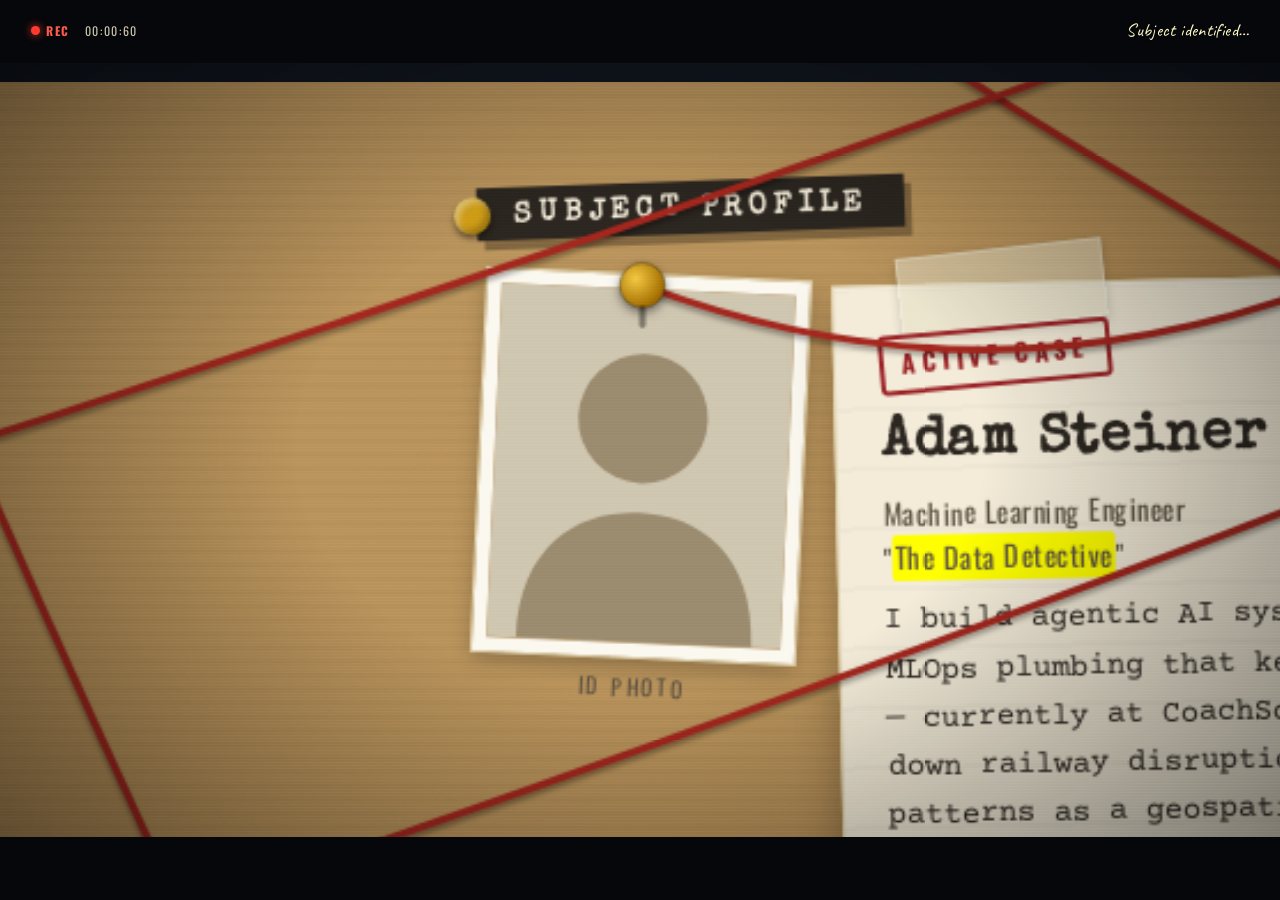
<file: index.html>
<!DOCTYPE html>
<html lang="en">
<head>
<meta charset="UTF-8" />
<meta name="viewport" content="width=device-width, initial-scale=1.0" />
<title>Case File — Adam Steiner — Portfolio</title>
<link rel="preconnect" href="https://fonts.googleapis.com" />
<link rel="preconnect" href="https://fonts.gstatic.com" crossorigin />
<link href="https://fonts.googleapis.com/css2?family=Special+Elite&family=Courier+Prime:ital,wght@0,400;0,700;1,400;1,700&family=Caveat:wght@500;700&family=Oswald:wght@400;500;700&display=swap" rel="stylesheet" />
<link rel="stylesheet" href="style.css" />
</head>
<body>

  <div class="intro" id="intro" aria-hidden="true">
    <p class="intro-line">OPENING CASE FILE…</p>
    <p class="intro-line intro-title">PORTFOLIO OF ADAM STEINER</p>
    <p class="intro-line intro-sub">The Data Detective</p>
  </div>

  <!-- ============ INTRO REEL (cinematic camera sweep through the evidence) ============ -->
  <div class="reel-bar reel-bar--top" aria-hidden="true"></div>
  <div class="reel-bar reel-bar--bottom" aria-hidden="true"></div>
  <div class="reel-vignette" aria-hidden="true"></div>
  <div class="reel-scanlines" aria-hidden="true"></div>
  <div class="reel-hud" id="reelHud" aria-hidden="true">
    <span class="reel-rec"><span class="reel-dot"></span>REC</span>
    <span class="reel-timecode" id="reelTimecode">00:00:00</span>
    <span class="reel-caption" id="reelCaption"></span>
  </div>

  <header class="topbar">
    <div class="case-id">
      <span class="case-id-label">CASE&nbsp;FILE&nbsp;NO.</span>
      <span class="case-id-num">2026‑0614</span>
    </div>
    <nav class="evidence-tabs" id="evidenceTabs" aria-label="Board sections">
      <button data-target="bio">Bio</button>
      <button data-target="experience">Experience</button>
      <button data-target="projects">Projects</button>
      <button data-target="education">Education</button>
      <button data-target="arsenal">Highlights</button>
      <button data-target="recommendations">Witnesses</button>
      <button data-target="contact">Contact</button>
    </nav>
    <button class="board-btn" id="zoomOutBtn" title="View the whole board">
      <span class="board-btn-icon">🔍</span><span class="board-btn-text">Full board</span>
    </button>
    <button class="board-btn" id="replayReelBtn" title="Replay the intro camera sweep">
      <span class="board-btn-icon">▶</span>
    </button>
    <button class="board-btn board-btn--detective" id="detectiveSenseBtn" title="Toggle Detective Sense — highlight named entities" aria-pressed="false">
      <span class="board-btn-icon">🕵️</span><span class="board-btn-text">Detective Sense</span>
    </button>
  </header>

  <div class="ner-legend" id="nerLegend" aria-hidden="true">
    <p class="ner-legend-title">🕵️ Detective Sense</p>
    <div class="ner-legend-row"><span class="ner-swatch ner-swatch--company"></span>Organisation</div>
    <div class="ner-legend-row"><span class="ner-swatch ner-swatch--tech"></span>Technology</div>
    <div class="ner-legend-row"><span class="ner-swatch ner-swatch--date"></span>Date</div>
    <div class="ner-legend-row"><span class="ner-swatch ner-swatch--result"></span>Result / Metric</div>
  </div>

  <main class="viewport" id="viewport">
    <div class="board" id="board">

      <!-- ============ BIO ============ -->
      <section class="cluster cluster--bio" id="bio" data-x="1540" data-y="740" data-w="620" data-h="560">
        <h2 class="cluster-label">Subject Profile</h2>

        <div class="bio-id-row">
          <div class="card card--photo pinned" id="card-bio-photo" data-pin-color="gold">
            <div class="id-photo" aria-hidden="true">
              <svg viewBox="0 0 100 120" class="silhouette">
                <rect width="100" height="120" fill="#cfc6b0"/>
                <circle cx="50" cy="44" r="22" fill="#9a8a6e"/>
                <path d="M10 120 C10 88 30 76 50 76 C70 76 90 88 90 120 Z" fill="#9a8a6e"/>
              </svg>
              <span class="id-photo-tag">ID&nbsp;PHOTO</span>
            </div>
          </div>

          <div class="card card--id pinned" id="card-bio-id" data-pin-color="gold">
            <div class="card-tape card-tape--top"></div>
            <div class="id-info">
              <p class="id-stamp">ACTIVE CASE</p>
              <h3 class="id-name">Adam Steiner</h3>
              <p class="id-role">Machine Learning Engineer<br/>"<mark id="hl-bio-role" class="reel-highlight">The Data Detective</mark>"</p>
              <p class="id-text">I build agentic AI systems, NLP pipelines, and the MLOps plumbing that keeps them alive in production — currently at CoachScribe. Before that, I chased down railway disruptions and street‑level traffic patterns as a geospatial data scientist, and shipped tax‑tech and RAG products as a freelance engineer.</p>
              <p class="id-text id-text--small">Native Hungarian, advanced English. MSc in Machine Learning for Data Science, Pázmány Péter Catholic University.</p>
            </div>
          </div>
        </div>

        <div class="card card--note pinned" id="card-bio-note" data-pin-color="red">
          <p class="hand">"Every great product starts as an unsolved case."</p>
        </div>
      </section>

      <!-- ============ EDUCATION ============ -->
      <section class="cluster cluster--education" id="education" data-x="810" data-y="140" data-w="640" data-h="640">
        <h2 class="cluster-label">Studies</h2>

        <div class="card card--clipping pinned" id="card-edu-clipping" data-pin-color="navy">
          <div class="card-tape card-tape--top card-tape--right"></div>
          <h3 class="clipping-headline">Machine Learning Research, Honoured Twice</h3>
          <p class="clipping-byline">Pázmány Péter Catholic University — Class of 2023</p>
          <p class="clipping-body">Two Certificates of Excellence for Most Prominent Research Project, plus a research prize from Morgan Stanley's Open Banking competition (June 2022) — proof the thesis‑defence stakeouts paid off.</p>
        </div>

        <div class="card card--diploma pinned" id="card-edu-diploma" data-pin-color="gold">
          <p class="diploma-title">Pázmány Péter Catholic University</p>
          <p class="diploma-degree">MSc — Machine Learning for Data Science <span id="hl-edu-honours" class="diploma-honours reel-highlight">(English degree)</span></p>
          <div class="diploma-grades">
            <span class="grade-pill">2× Certificate of Excellence</span>
            <span class="grade-pill">Morgan Stanley Open Banking Prize</span>
          </div>
          <p class="diploma-note">Feb 2021 – Feb 2023</p>
        </div>

        <div class="card card--cert pinned" id="card-edu-cert" data-pin-color="green">
          <p class="cert-title">BSc — Software Engineering &amp; NLP</p>
          <p class="cert-sub">Pázmány Péter Catholic University · Sept 2017 – Jan 2021 (Hungarian/English bilingual)</p>
        </div>
      </section>

      <!-- ============ HIGHLIGHTS ============ -->
      <section class="cluster cluster--arsenal" id="arsenal" data-x="60" data-y="140" data-w="660" data-h="600">
        <h2 class="cluster-label">Highlights</h2>

        <div class="card card--highlights pinned" id="card-bio-highlights" data-pin-color="green">
          <p class="highlights-label">Case Highlights</p>
          <ul class="highlights-list">
            <li>Detected railway service disruptions at <strong id="hl-bio-stat" class="reel-highlight">98.5%</strong> accuracy via human‑in‑the‑loop NLP — +£20k ARR (ITO World).</li>
            <li>Built a real‑time bus‑prioritisation system contributing <strong>£300k</strong> ARR for transport partners.</li>
            <li>Architected an agentic AI framework for autonomous reasoning &amp; workflow orchestration (CoachScribe).</li>
            <li>Led Taxually's EcoTax platform from prototype to a <strong>€135K ARR</strong> product.</li>
            <li>Cut response time by <strong>75%</strong> and resolution time by <strong>80%</strong> building a company's first ops knowledge base.</li>
          </ul>
          <div class="tag-row">
            <span class="evidence-tag">Python</span>
            <span class="evidence-tag">LLMs / RAG</span>
            <span class="evidence-tag">PyTorch</span>
            <span class="evidence-tag">AWS</span>
            <span class="evidence-tag">Docker</span>
            <span class="evidence-tag">SQL</span>
          </div>
        </div>

      </section>

      <!-- ============ CONTACT ============ -->
      <section class="cluster cluster--contact" id="contact" data-x="1540" data-y="140" data-w="420" data-h="600">
        <h2 class="cluster-label">Contact &amp; CV</h2>

        <div class="card card--contact pinned" id="card-contact-main" data-pin-color="red">
          <div class="card-tape card-tape--top"></div>
          <p class="contact-name">Adam Steiner</p>
          <p class="contact-role">Machine Learning Engineer</p>
          <p class="contact-line"><mark id="hl-contact-email" class="reel-highlight">steeadam@gmail.com</mark></p>
          <p class="contact-line">+36 30 851 8267</p>
          <p class="contact-line">Hungary</p>
          <a class="cv-button" href="cv.pdf" download>Download CV — PDF</a>
        </div>

        <div class="rolodex pinned" id="card-contact-rolodex" data-pin-color="gold">
          <a class="rolodex-tab rolodex-tab--1" href="https://github.com/" target="_blank" rel="noopener">GitHub</a>
          <a class="rolodex-tab rolodex-tab--2" href="https://www.linkedin.com/" target="_blank" rel="noopener">LinkedIn</a>
          <a class="rolodex-tab rolodex-tab--3" href="mailto:steeadam@gmail.com">Email</a>
        </div>
      </section>

      <!-- ============ EXPERIENCE ============ -->
      <section class="cluster cluster--experience" id="experience" data-x="60" data-y="780" data-w="980" data-h="1500">
        <h2 class="cluster-label">Field Reports</h2>

        <div class="card card--report card--report-1 pinned exp-card" id="card-exp-1" data-pin-color="red"
             data-case="003" data-status="ONGOING" data-title="Machine Learning Engineer"
             data-company="CoachScribe" data-period="September 2025 — Present"
             data-summary="Architected and led development of a scalable agentic AI framework, enabling autonomous reasoning, task execution, and workflow orchestration across the platform."
             data-detail-1="Enhanced the MLOps pipeline with version control, structured logging, distributed tracing, and reliable backup mechanisms — improving robustness and reproducibility."
             data-detail-2="Diagnosed and resolved critical ad‑hoc issues in production ML models, ensuring system stability and minimising downtime."
             data-detail-3="Developed NLP pipelines using embedding‑based representations and LLMs to analyse, classify, and extract insight from unstructured text."
             data-detail-4="Stack: Python, LLMs (OpenAI, LLaMA, Gemini, Claude), MLFlow, Docker, AWS.">
          <p class="report-kicker">Case&nbsp;#003 — Ongoing</p>
          <h3 class="report-title">Machine Learning Engineer</h3>
          <p class="report-meta">CoachScribe · September 2025 — Present</p>
          <ul class="report-list">
            <li>Architected a scalable <em id="hl-exp-case" class="reel-highlight">agentic AI framework</em> for autonomous reasoning &amp; workflow orchestration.</li>
            <li>Hardened the MLOps pipeline: versioning, structured logging, distributed tracing, backups.</li>
            <li>Built LLM‑powered NLP pipelines for unstructured‑text analysis.</li>
          </ul>
          <p class="report-stamp report-stamp--open">ONGOING</p>
          <p class="exp-hint">Click to open file ↗</p>
        </div>

        <div class="card card--report card--report-2 pinned exp-card" id="card-exp-2" data-pin-color="navy"
             data-case="002" data-status="CLOSED" data-title="Geospatial Data Scientist"
             data-company="ITO World" data-period="November 2024 — August 2025"
             data-summary="Built AI systems detecting railway service disruptions and prioritising buses in real time, contributing over £320,000 in additional ARR."
             data-detail-1="Developed an AI system detecting railway service disruptions from unstructured text at 98.5% accuracy via a human‑in‑the‑loop workflow — securing an additional £20,000 ARR from major clients."
             data-detail-2="Built a real‑time bus‑prioritisation system adjusting traffic lights dynamically based on lateness, working with external transport partners — contributing £300,000 ARR and enhancing urban bus reliability."
             data-detail-3="Prototyped and tested a system converting video feeds into 3D point clouds for service‑disruption detection, advancing the company's computer‑vision capability."
             data-detail-4="Stack: Python, Computer Vision, NLP, time‑series data processing, real‑time pipelines.">
          <div class="card-tape card-tape--top card-tape--right"></div>
          <p class="report-kicker">Case&nbsp;#002 — Closed</p>
          <h3 class="report-title">Geospatial Data Scientist</h3>
          <p class="report-meta">ITO World · November 2024 — August 2025</p>
          <ul class="report-list">
            <li>Railway disruption detector — 98.5% accuracy, +£20k ARR.</li>
            <li>Real‑time bus‑prioritisation system — +£300k ARR.</li>
            <li>Prototyped a video‑to‑3D‑point‑cloud pipeline for disruption detection.</li>
          </ul>
          <p class="report-stamp report-stamp--closed">CLOSED</p>
          <p class="exp-hint">Click to open file ↗</p>
        </div>

        <div class="card card--report card--report-3 pinned exp-card" id="card-exp-3" data-pin-color="green"
             data-case="001" data-status="CLOSED" data-title="Engineer II"
             data-company="Taxually" data-period="October 2023 — November 2024"
             data-summary="Led end‑to‑end development of Taxually's EcoTax platform (€135K ARR) from prototype to scalable product."
             data-detail-1="Owned onboarding, data processing, compliance, and billing for the EcoTax platform, delivering rapid MVPs for new regulations."
             data-detail-2="Designed and implemented AI/ML initiatives, including a generative AI system for tax‑legislation tracking and notifications."
             data-detail-3="Prototyped ML solutions and delivered AI training to non‑technical audiences."
             data-detail-4="Stack: Python, Generative AI, SQL, AWS.">
          <p class="report-kicker">Case&nbsp;#001 — Closed</p>
          <h3 class="report-title">Engineer II</h3>
          <p class="report-meta">Taxually · October 2023 — November 2024</p>
          <ul class="report-list">
            <li>Led the EcoTax platform end‑to‑end (€135K ARR).</li>
            <li>Built a generative AI system for tax‑legislation tracking.</li>
            <li>Delivered AI training sessions to non‑technical teams.</li>
          </ul>
          <p class="report-stamp report-stamp--closed">CLOSED</p>
          <p class="exp-hint">Click to open file ↗</p>
        </div>

        <div class="card card--archive pinned" id="card-exp-archive-1" data-pin-color="gold">
          <p class="report-kicker">Case Archive — Closed File</p>
          <ul class="archive-list">
            <li><strong>Technical Founder</strong> (Freelance) — GOF <span class="archive-period">· Sep 2023 – Aug 2025</span><br/>Designed a scalable AWS platform for pre‑match predictive analytics, with feature‑engineering pipelines and model validation (precision, recall, F1, AUC).</li>
          </ul>
        </div>

        <div class="card card--archive pinned" id="card-exp-archive-2" data-pin-color="navy">
          <p class="report-kicker">Case Archive — Closed File</p>
          <ul class="archive-list">
            <li><strong>AI Engineer</strong> (Freelance) — AccntMapper <span class="archive-period">· Jan 2025 – Jul 2025</span><br/>Prototyped a RAG‑powered B2B sales tool for intelligent document processing and semantic search over sales/financial documents.</li>
          </ul>
        </div>

        <div class="card card--archive pinned" id="card-exp-archive-3" data-pin-color="green">
          <p class="report-kicker">Case Archive — Closed File</p>
          <ul class="archive-list">
            <li><strong>Digital Operations Engineer</strong> — Taxually <span class="archive-period">· Jul 2022 – Oct 2023</span><br/>First hire on a new team; built a company‑wide knowledge base and tooling, cutting response time 75% and resolution time 80%.</li>
          </ul>
        </div>

        <div class="card card--archive pinned" id="card-exp-archive-4" data-pin-color="red">
          <p class="report-kicker">Case Archive — Closed File</p>
          <ul class="archive-list">
            <li><strong>Data Scientist Trainee</strong> — NNG <span class="archive-period">· Jun 2021 – Jul 2022</span><br/>Built ETL queries and researched regression models for device‑lifetime prediction; shipped reporting across 8 key business metrics.</li>
          </ul>
        </div>

        <div class="card card--archive pinned" id="card-exp-archive-5" data-pin-color="gold">
          <p class="report-kicker">Case Archive — Closed File</p>
          <ul class="archive-list">
            <li><strong>Software Developer Intern</strong> — EnCo Soft <span class="archive-period">· Jun 2020 – Oct 2020</span></li>
          </ul>
        </div>
      </section>

      <!-- ============ PROJECTS ============ -->
      <section class="cluster cluster--projects" id="projects" data-x="1130" data-y="1260" data-w="1020" data-h="850">
        <h2 class="cluster-label">Open Cases</h2>

        <div class="card card--folder card--folder-1 pinned" id="card-proj-1" data-pin-color="red">
          <p class="folder-tab">Project Code: AI_TRAINING</p>
          <p class="folder-desc">Hands‑on AI/ML training sessions for non‑technical teams — demystifying LLMs, RAG, and generative AI through practical, in‑house workshops.</p>
          <div class="tag-row">
            <span class="evidence-tag">LLMs</span>
            <span class="evidence-tag">RAG</span>
            <span class="evidence-tag">Workshops</span>
          </div>
          <div class="folder-actions">
            <a class="folder-btn" href="#" target="_blank" rel="noopener">View Case →</a>
            <a class="folder-btn folder-btn--ghost" href="#" target="_blank" rel="noopener">Source File</a>
          </div>
        </div>

        <div class="card card--folder card--folder-2 pinned" id="card-proj-2" data-pin-color="gold">
          <p class="folder-tab">Project Code: <mark id="hl-proj-name" class="reel-highlight">SCIVER</mark></p>
          <p class="folder-desc">A scientific claim verifier that cross‑references claims against source literature using retrieval and LLM‑based reasoning to flag unsupported or contradicted statements.</p>
          <div class="tag-row">
            <span class="evidence-tag">NLP</span>
            <span class="evidence-tag">RAG</span>
            <span class="evidence-tag">LLMs</span>
          </div>
          <div class="folder-actions">
            <a class="folder-btn" href="#" target="_blank" rel="noopener">View Case →</a>
            <a class="folder-btn folder-btn--ghost" href="#" target="_blank" rel="noopener">Source File</a>
          </div>
        </div>

        <div class="card card--folder card--folder-3 pinned" id="card-proj-3" data-pin-color="navy">
          <p class="folder-tab">Project Code: SENSOR_FUSION</p>
          <p class="folder-desc">Fused multi‑sensor LiDAR data into unified 3D point clouds for spatial awareness and object‑detection experiments.</p>
          <div class="tag-row">
            <span class="evidence-tag">LiDAR</span>
            <span class="evidence-tag">Point Clouds</span>
            <span class="evidence-tag">Python</span>
          </div>
          <div class="folder-actions">
            <a class="folder-btn" href="#" target="_blank" rel="noopener">View Case →</a>
            <a class="folder-btn folder-btn--ghost" href="#" target="_blank" rel="noopener">Source File</a>
          </div>
        </div>

        <div class="card card--folder card--folder-4 pinned" id="card-proj-4" data-pin-color="green">
          <p class="folder-tab">Project Code: EMOTION_ID</p>
          <p class="folder-desc">A computer‑vision model that classifies human emotional states from facial expressions in real time.</p>
          <div class="tag-row">
            <span class="evidence-tag">Computer Vision</span>
            <span class="evidence-tag">PyTorch</span>
            <span class="evidence-tag">OpenCV</span>
          </div>
          <div class="folder-actions">
            <a class="folder-btn" href="#" target="_blank" rel="noopener">View Case →</a>
            <a class="folder-btn folder-btn--ghost" href="#" target="_blank" rel="noopener">Source File</a>
          </div>
        </div>
      </section>

      <!-- ============ RECOMMENDATIONS ============ -->
      <section class="cluster cluster--recommendations" id="recommendations" data-x="2240" data-y="140" data-w="620" data-h="900">
        <h2 class="cluster-label">Witness Statements</h2>

        <div class="card card--testimony pinned" id="card-rec-1" data-pin-color="red">
          <p class="testimony-quote">"Saul has an almost alarming ability to look at a tangled codebase and immediately identify the three things that are on fire. He rebuilt our dashboard in six weeks. Six. <mark id="hl-rec-quote" class="reel-highlight">The team wanted to give him a badge.</mark>"</p>
          <div class="testimony-witness">
            <div class="witness-avatar witness-avatar--a">MK</div>
            <div>
              <p class="witness-name">Marcus K.</p>
              <p class="witness-role">Engineering Manager · Cyber Intelligence Division</p>
            </div>
          </div>
          <p class="testimony-stamp">VERIFIED</p>
        </div>

        <div class="card card--testimony pinned" id="card-rec-2" data-pin-color="navy">
          <p class="testimony-quote">"Working with Saul on CIPHER_KIT was genuinely delightful. He turns abstract requirements into real, ship-able code fast — and the component library he built is still in production two years later. Highly reliable."</p>
          <div class="testimony-witness">
            <div class="witness-avatar witness-avatar--b">AL</div>
            <div>
              <p class="witness-name">Aria L.</p>
              <p class="witness-role">Lead Designer · Pixel &amp; Co. Studio</p>
            </div>
          </div>
          <p class="testimony-stamp">VERIFIED</p>
        </div>

        <div class="card card--testimony pinned" id="card-rec-3" data-pin-color="gold">
          <p class="testimony-quote">"Saul was the first developer I ever saw fix a production bug, write a post-mortem, and crack a joke about it — in the same Slack thread. One of those rare engineers who is both technically excellent and genuinely good to have around."</p>
          <div class="testimony-witness">
            <div class="witness-avatar witness-avatar--c">JR</div>
            <div>
              <p class="witness-name">James R.</p>
              <p class="witness-role">CTO · Startup Sleuths Inc.</p>
            </div>
          </div>
          <p class="testimony-stamp">VERIFIED</p>
        </div>

        <div class="card card--note card--note-rec pinned" id="card-rec-note" data-pin-color="green">
          <p class="hand">"Always ships. Always explains why."</p>
        </div>
      </section>

      <!-- SVG threads rendered ON TOP of all cards -->
      <svg class="threads" id="threads" aria-hidden="true"></svg>

    </div><!-- /board -->
  </main>

  <!-- ============ FOLDER MODAL ============ -->
  <div class="folder-modal" id="folderModal" aria-hidden="true" role="dialog" aria-modal="true" aria-label="Case file detail">
    <div class="folder-modal__backdrop" id="folderBackdrop"></div>
    <div class="folder-modal__scene">
      <div class="folder-modal__back"></div>
      <div class="folder-modal__flap" id="folderFlap">
        <div class="folder-modal__flap-inner"></div>
      </div>
      <div class="folder-modal__body" id="folderBody">
        <button class="folder-modal__close" id="folderClose" aria-label="Close file">✕ CLOSE FILE</button>
        <div class="folder-modal__header">
          <span class="folder-modal__case" id="fmCase"></span>
          <span class="folder-modal__status" id="fmStatus"></span>
        </div>
        <h2 class="folder-modal__title" id="fmTitle"></h2>
        <p class="folder-modal__meta" id="fmMeta"></p>
        <hr class="folder-modal__rule"/>
        <p class="folder-modal__summary" id="fmSummary"></p>
        <ul class="folder-modal__details" id="fmDetails"></ul>
      </div>
    </div>
  </div>

  <p class="zoom-hint" id="zoomHint">Click a section to zoom in · <kbd>Esc</kbd> or "Full board" to zoom out</p>

  <script src="script.js"></script>
</body>
</html>
</file>
<file: style.css>
/* ============================================================
   CASE FILE — EVIDENCE BOARD PORTFOLIO
   ============================================================ */

:root{
  --bg-wall:      #11161f;
  --cork:         #c9a36a;
  --cork-dark:    #a9824c;
  --wood:         #6e4527;
  --wood-dark:    #4a2c17;
  --paper:        #f4ecd9;
  --paper-edge:   #e1d3ad;
  --paper-shadow: rgba(40,28,12,.35);
  --ink:          #2b2620;
  --ink-soft:     #5a5142;
  --red-string:   #a3271f;
  --pin-red:      #c0392b;
  --pin-gold:     #d4a017;
  --pin-navy:     #2e4374;
  --pin-green:    #4f7942;
  --stamp-red:    #9b2226;
  --stamp-navy:   #24416b;
  --folder-tan:   #ddbd7c;
  --folder-dark:  #c2a05a;
  --folder-brown: #8B5E3C;
  --tape:         rgba(230,224,199,.55);
  --font-display: 'Special Elite','Courier New',monospace;
  --font-body:    'Courier Prime','Courier New',monospace;
  --font-hand:    'Caveat',cursive;
  --font-label:   'Oswald',sans-serif;
  --board-w: 2960px;
  --board-h: 2340px;
  --header-h: 64px;
}

*{ box-sizing:border-box; }
html,body{ margin:0; padding:0; height:100%; background:var(--bg-wall); color:var(--ink); font-family:var(--font-body); overflow:hidden; }
::selection{ background:var(--pin-red); color:#fff; }

/* ======== INTRO ======== */
.intro{
  position:fixed; inset:0; z-index:100;
  background:var(--bg-wall);
  display:flex; flex-direction:column; align-items:center; justify-content:center; gap:.4rem;
  color:#d8cdb4; font-family:var(--font-display); text-align:center;
  transition:opacity .5s ease,visibility .5s ease;
}
.intro.hide{ opacity:0; visibility:hidden; pointer-events:none; }
.intro-line{ margin:0; letter-spacing:.25em; text-transform:uppercase; font-size:.85rem; opacity:0; animation:introFade .6s ease forwards; }
.intro-title{ font-size:clamp(1.4rem,4vw,2.4rem); letter-spacing:.12em; color:#fff; animation-delay:.4s; }
.intro-sub{ font-family:var(--font-hand); font-size:1.2rem; letter-spacing:.05em; text-transform:none; color:var(--pin-red); animation-delay:.8s; }
@keyframes introFade{ to{ opacity:1; } }

/* ======== INTRO REEL (camera sweep through evidence) ======== */
.reel-bar{
  position:fixed; left:0; right:0; height:0;
  background:#05070a; z-index:90; pointer-events:none;
  transition:height .5s cubic-bezier(.4,0,.2,1);
}
.reel-bar--top{ top:0; }
.reel-bar--bottom{ bottom:0; }
body.reel-active .reel-bar{ height:7vh; }

.reel-vignette{
  position:fixed; inset:0; z-index:85; pointer-events:none;
  opacity:0; transition:opacity .45s ease;
  background:radial-gradient(ellipse at center, transparent 38%, rgba(0,0,0,.55) 100%);
}
body.reel-active .reel-vignette{ opacity:1; }

.reel-scanlines{
  position:fixed; inset:0; z-index:86; pointer-events:none;
  opacity:0; transition:opacity .45s ease;
  background:repeating-linear-gradient(180deg,rgba(255,255,255,.035) 0,rgba(255,255,255,.035) 1px,transparent 1px,transparent 3px);
  mix-blend-mode:overlay;
}
body.reel-active .reel-scanlines{ opacity:1; }

.reel-hud{
  position:fixed; top:2vh; left:2.4vw; right:2.4vw; z-index:95;
  display:flex; align-items:center; gap:.9rem;
  font-family:var(--font-label); letter-spacing:.14em; text-transform:uppercase; font-size:.75rem;
  color:#e9dfc4; text-shadow:0 1px 2px rgba(0,0,0,.6);
  opacity:0; transform:translateY(-6px); pointer-events:none;
  transition:opacity .4s ease .1s, transform .4s ease .1s;
}
body.reel-active .reel-hud{ opacity:1; transform:none; }
.reel-rec{ display:flex; align-items:center; gap:.4rem; color:#ff5b4d; font-weight:700; }
.reel-dot{ width:9px; height:9px; border-radius:50%; background:#ff3b30; box-shadow:0 0 8px rgba(255,59,48,.9); animation:reelBlink 1s steps(1) infinite; }
@keyframes reelBlink{ 50%{ opacity:.15; } }
.reel-timecode{ font-variant-numeric:tabular-nums; opacity:.85; }
.reel-caption{ margin-left:auto; font-family:var(--font-hand); text-transform:none; letter-spacing:.02em; font-size:1.15rem; color:#fff7c4; }

body.reel-active .topbar,
body.reel-active .zoom-hint{ opacity:0; pointer-events:none; transition:opacity .3s ease; }
body.reel-active .viewport{ pointer-events:none; }
body.reel-active .board{
  transition:transform 1.9s cubic-bezier(.65,0,.35,1);
  animation:reelFlicker 2.4s steps(1) infinite;
}
@keyframes reelFlicker{
  0%,97%,100%{ filter:brightness(1); }
  98%{ filter:brightness(1.06) contrast(1.03); }
  99%{ filter:brightness(.96); }
}

@media (max-width:880px){
  .reel-bar,.reel-vignette,.reel-scanlines,.reel-hud{ display:none; }
}

/* Yellow highlighter marks the reel calls out as it visits each card.
   Uses a background sweep (not a transformed pseudo-element) so wrapped
   multi-line targets (e.g. the testimonial quote) highlight correctly —
   box-decoration-break clones the background across each wrapped line. */
.reel-highlight{
  color:inherit;
  border-radius:2px;
  padding:.03em .1em;
  background-repeat:no-repeat;
  background-position:0 65%;
  background-size:0% 82%;
  background-image:linear-gradient(100deg,#fff59d 0%,#ffe066 45%,#ffd23f 100%);
  -webkit-box-decoration-break:clone;
  box-decoration-break:clone;
}
.reel-highlight.reel-highlight--active{
  animation:reelHighlightSweep .65s cubic-bezier(.35,0,.25,1) forwards;
}
@keyframes reelHighlightSweep{
  from{ background-size:0% 82%; }
  to{ background-size:100% 82%; }
}

/* ======== TOP BAR ======== */
.topbar{
  position:fixed; top:0; left:0; right:0; z-index:40;
  display:flex; align-items:center; gap:1rem; padding:.6rem 1rem;
  background:linear-gradient(180deg,rgba(17,22,31,.96),rgba(17,22,31,.85));
  border-bottom:2px solid var(--wood-dark);
  box-shadow:0 4px 16px rgba(0,0,0,.4);
  font-family:var(--font-label);
}
.case-id{ color:#d8cdb4; font-size:.8rem; letter-spacing:.12em; white-space:nowrap; flex-shrink:0; }
.case-id-label{ opacity:.6; }
.case-id-num{ color:var(--pin-red); font-weight:700; }
.evidence-tabs{ display:flex; flex-wrap:wrap; gap:.4rem; flex:1; justify-content:center; }
.evidence-tabs button{
  font-family:var(--font-label); font-size:.72rem; letter-spacing:.14em; text-transform:uppercase;
  background:var(--paper); color:var(--ink); border:1px solid var(--paper-edge); border-radius:2px;
  padding:.42rem .8rem; cursor:pointer; box-shadow:0 2px 0 rgba(0,0,0,.25);
  transition:transform .15s ease,background .15s ease;
}
.evidence-tabs button:hover{ background:#fffaf0; transform:translateY(-2px); }
.evidence-tabs button.active{ background:var(--pin-red); color:#fff; border-color:var(--pin-red); }
.board-btn{
  font-family:var(--font-label); font-size:.72rem; letter-spacing:.12em; text-transform:uppercase;
  display:flex; align-items:center; gap:.4rem;
  background:var(--wood); color:#f4ecd9; border:1px solid var(--wood-dark); border-radius:3px;
  padding:.45rem .9rem; cursor:pointer; flex-shrink:0;
  box-shadow:0 2px 0 rgba(0,0,0,.35);
  transition:background .15s ease,transform .15s ease;
}
.board-btn:hover{ background:#86552f; transform:translateY(-2px); }

.board-btn--detective.active{
  background:var(--pin-red); border-color:#7a1f1a; color:#fff;
  box-shadow:0 0 14px rgba(163,39,31,.7),0 2px 0 rgba(0,0,0,.35);
}

/* ======== DETECTIVE SENSE — NER highlight overlay ======== */
.ner-ent{
  position:relative;
  border-radius:3px;
  padding:0 2px;
  background-color:transparent;
  box-shadow:none;
  transition:background-color .3s ease, box-shadow .3s ease;
}
.ner-ent-tag{ display:none; }

body.detective-mode .board{ filter:saturate(.72) contrast(1.04); transition:filter .3s ease; }
body.detective-mode .ner-ent{
  box-shadow:0 0 0 1px rgba(0,0,0,.18) inset;
}
body.detective-mode .ner-ent--company{ background-color:#7aecec; }
body.detective-mode .ner-ent--tech{    background-color:#bfeeb7; }
body.detective-mode .ner-ent--date{    background-color:#bfe1d9; }
body.detective-mode .ner-ent--result{  background-color:#feca74; }

body.detective-mode .ner-ent-tag{
  display:inline-block;
  vertical-align:top;
  margin-left:.3em;
  transform:translateY(-2px);
  font-family:var(--font-label);
  font-size:.55em; font-weight:700; letter-spacing:.06em; text-transform:uppercase;
  background:rgba(20,16,10,.82); color:#fff;
  padding:.05em .35em;
  border-radius:3px;
  white-space:nowrap;
}

.ner-legend{
  position:fixed; right:1.1rem; bottom:2.6rem; z-index:60;
  background:rgba(17,22,31,.92); color:#e9dfc4;
  border:1px solid var(--wood-dark); border-radius:6px;
  padding:.7rem .9rem; font-family:var(--font-label); font-size:.68rem; letter-spacing:.04em;
  box-shadow:0 8px 24px rgba(0,0,0,.45);
  opacity:0; transform:translateY(8px); pointer-events:none;
  transition:opacity .3s ease, transform .3s ease;
}
body.detective-mode .ner-legend{ opacity:1; transform:none; }
.ner-legend-title{ margin:0 0 .5rem; font-family:var(--font-display); font-size:.78rem; letter-spacing:.08em; color:#fff; }
.ner-legend-row{ display:flex; align-items:center; gap:.5rem; margin:.28rem 0; text-transform:uppercase; }
.ner-swatch{ width:11px; height:11px; border-radius:2px; display:inline-block; flex-shrink:0; box-shadow:0 0 0 1px rgba(0,0,0,.3) inset; }
.ner-swatch--company{ background:#7aecec; }
.ner-swatch--tech{    background:#bfeeb7; }
.ner-swatch--date{    background:#bfe1d9; }
.ner-swatch--result{  background:#feca74; }

@media (max-width:880px){
  .ner-legend{ right:.7rem; bottom:.7rem; font-size:.6rem; padding:.55rem .7rem; }
}

/* ======== VIEWPORT + BOARD ======== */
.viewport{ position:fixed; top:var(--header-h); left:0; right:0; bottom:0; overflow:hidden; cursor:default; }
.board{
  position:absolute; top:0; left:0;
  width:var(--board-w); height:var(--board-h);
  transform-origin:0 0;
  transition:transform .85s cubic-bezier(.65,0,.35,1);
  will-change:transform;
  background-color:var(--cork);
  background-image:
    radial-gradient(circle at 18% 28%,rgba(0,0,0,.07) 0,transparent 3%),
    radial-gradient(circle at 64% 12%,rgba(0,0,0,.06) 0,transparent 2.6%),
    radial-gradient(circle at 82% 68%,rgba(0,0,0,.07) 0,transparent 3%),
    radial-gradient(circle at 35% 78%,rgba(0,0,0,.06) 0,transparent 2.4%),
    repeating-linear-gradient(0deg,rgba(0,0,0,.025) 0 2px,transparent 2px 6px),
    linear-gradient(135deg,var(--cork) 0%,var(--cork-dark) 100%);
  border:22px solid var(--wood);
  outline:10px solid var(--wood-dark);
  box-shadow:inset 0 0 120px rgba(0,0,0,.35);
}
.threads{
  position:absolute;
  top:0; left:0;
  width:100%; height:100%;
  pointer-events:none;
  overflow:visible;
  z-index:50;
}
.threads path{ fill:none; stroke:var(--red-string); stroke-width:3.2; stroke-linecap:round; filter:drop-shadow(0 2px 1px rgba(0,0,0,.35)); }
.thread-pin{ stroke:rgba(0,0,0,.35); stroke-width:1; }

/* ======== CLUSTERS ======== */
.cluster{
  position:absolute;
  display:flex; flex-direction:column; gap:18px; padding:8px;
  overflow:visible;
  border-radius:6px;
  cursor:pointer;
  transition:outline .25s ease;
  z-index: 1;
}
.cluster::before{
  content:'';
  position:absolute;
  inset:0;
  border-radius:6px;
  pointer-events:none;
  background:radial-gradient(ellipse at center, rgba(255,255,255,0.18) 0%, rgba(255,255,255,0.08) 40%, transparent 75%);
  opacity:0;
  transition:opacity .35s ease;
  z-index:0;
}
.cluster:not(.is-active):hover::before{
  opacity:1;
}
.cluster.is-active{
  cursor:default;
}

.cluster-label{
  align-self:flex-start; margin:-6px 0 0 4px; padding:.35rem 1rem .3rem;
  background:var(--ink); color:var(--paper);
  font-family:var(--font-display); font-size:.8rem; letter-spacing:.22em; text-transform:uppercase;
  transform:rotate(-2deg); box-shadow:3px 4px 0 rgba(0,0,0,.3); position:relative; z-index:5;
  pointer-events:none;
}
.cluster-label::before{
  content:''; position:absolute; left:-10px; top:50%;
  width:16px; height:16px; margin-top:-8px;
  background:var(--pin-gold); border-radius:50%;
  box-shadow:0 2px 3px rgba(0,0,0,.45),inset -2px -2px 3px rgba(0,0,0,.25),inset 2px 2px 3px rgba(255,255,255,.4);
}

/* ======== CARDS ======== */
.card{
  position:relative;
  background:var(--paper);
  background-image:repeating-linear-gradient(180deg,rgba(0,0,0,.018) 0 2px,transparent 2px 26px);
  color:var(--ink); padding:1.1rem 1.2rem;
  box-shadow:0 10px 18px var(--paper-shadow),0 1px 0 rgba(255,255,255,.4) inset;
  border:1px solid var(--paper-edge); font-size:.92rem; line-height:1.55;
}
.card p{ margin:0 0 .6em; }
.card p:last-child{ margin-bottom:0; }

.card-tape{
  position:absolute; width:90px; height:34px;
  background:var(--tape); border:1px solid rgba(255,255,255,.25);
  top:-16px; left:28px; transform:rotate(-5deg);
  box-shadow:0 2px 4px rgba(0,0,0,.18);
}
.card-tape--right{ left:auto; right:28px; transform:rotate(6deg); }

/* ======== PINS (injected via JS, but also styled here) ======== */
.card-pin{
  position:absolute;
  top:-14px; left:50%;
  transform:translateX(-50%);
  width:22px; height:22px;
  border-radius:50%;
  z-index:10;
  pointer-events:none;
  opacity:0;
}
.card-pin::after{
  content:'';
  position:absolute;
  bottom:-8px; left:50%;
  transform:translateX(-50%);
  width:3px; height:10px;
  background:rgba(0,0,0,.35);
  border-radius:0 0 2px 2px;
}
.card-pin--red   { background:radial-gradient(circle at 35% 35%,#e74c3c,#8b1a1a); }
.card-pin--gold  { background:radial-gradient(circle at 35% 35%,#f5c842,#a06b00); }
.card-pin--navy  { background:radial-gradient(circle at 35% 35%,#4a6fa5,#1a2e50); }
.card-pin--green { background:radial-gradient(circle at 35% 35%,#6abf69,#2d6b2c); }

/* hand-written note */
.hand{ font-family:var(--font-hand); font-size:1.4rem; color:var(--ink-soft); text-align:center; }

/* evidence chips */
.evidence-tag{
  display:inline-block; font-family:var(--font-label); font-size:.68rem; letter-spacing:.08em;
  text-transform:uppercase; background:var(--ink); color:var(--paper);
  padding:.22rem .55rem; border-radius:2px; margin:0 .35rem .35rem 0;
}

/* ======== BIO ======== */
.card--id{ display:flex; gap:1rem; transform:rotate(-1.2deg); }
.id-photo{ flex:0 0 110px; display:flex; flex-direction:column; align-items:center; gap:.4rem; }
.silhouette{ width:100px; border:6px solid #fbf8f0; outline:1px solid var(--paper-edge); box-shadow:0 4px 10px rgba(0,0,0,.25); }
.id-photo-tag{ font-family:var(--font-label); font-size:.6rem; letter-spacing:.18em; color:var(--ink-soft); }
.id-info{ flex:1; min-width:0; }
.id-stamp{ display:inline-block; font-family:var(--font-label); font-weight:700; font-size:.68rem; letter-spacing:.2em; color:var(--stamp-red); border:2px solid var(--stamp-red); border-radius:3px; padding:.15rem .5rem; transform:rotate(-4deg); margin:0 0 .5rem; }
.id-name{ font-family:var(--font-display); font-size:1.5rem; margin:0 0 .15rem; letter-spacing:.03em; }
.id-role{ font-family:var(--font-label); font-size:.78rem; letter-spacing:.04em; color:var(--ink-soft); margin:0 0 .6rem; }
.id-text{ font-size:.85rem; }
.id-text--small{ font-size:.78rem; color:var(--ink-soft); }
.card--note{ background:#fff7c4; border-color:#e3d68a; transform:rotate(2.5deg); box-shadow:4px 8px 14px rgba(0,0,0,.3); }

/* ======== BIO — id card + photo side-by-side row ======== */
.bio-id-row{ display:flex; flex-direction:row; align-items:flex-start; gap:12px; }

/* ======== BIO — photo-only standalone (no background) ======== */
.card--photo{
  position:relative;
  display:flex; flex-direction:column; align-items:center;
  padding:0;
  background:none; border:none; box-shadow:none; background-image:none;
  transform:rotate(2.5deg);
}
.card--photo .id-photo{ flex:none; }
.card--photo .silhouette{ width:140px; }
.card--photo .id-photo{ width:150px; }

/* ======== BIO — new note cards ======== */
.card--summary{ transform:rotate(-.8deg); }
.summary-heading{
  font-family:var(--font-display); font-size:1rem; letter-spacing:.08em; text-transform:uppercase;
  margin:0 0 .55rem; border-bottom:2px solid var(--ink); padding-bottom:.35rem;
}
.summary-body{ font-size:.83rem; line-height:1.62; }

.card--highlights{ transform:rotate(.9deg); background:#f7f2e4; }
.highlights-label{
  font-family:var(--font-label); font-size:.68rem; letter-spacing:.2em; text-transform:uppercase;
  color:var(--ink-soft); margin:0 0 .6rem;
  border-bottom:1px solid var(--paper-edge); padding-bottom:.35rem;
}
.highlights-list{
  margin:0; padding:0; list-style:none;
  display:flex; flex-direction:column; gap:.45rem; font-size:.84rem; line-height:1.5;
}
.highlights-list li::before{ content:'✓\00a0'; color:var(--pin-green); font-weight:700; }

/* ======== EDUCATION ======== */
.card--clipping{ background:#efe8d4; font-family:var(--font-display); transform:rotate(1deg); }
.clipping-headline{ font-size:1.35rem; line-height:1.25; margin:0 0 .35rem; text-transform:uppercase; letter-spacing:.02em; border-bottom:3px double var(--ink); padding-bottom:.35rem; }
.clipping-byline{ font-size:.68rem; letter-spacing:.12em; text-transform:uppercase; color:var(--ink-soft); margin:.4rem 0 .6rem; }
.clipping-body{ font-family:var(--font-body); font-size:.85rem; }
.card--diploma{ transform:rotate(-1.5deg); }
.diploma-title{ font-family:var(--font-label); font-weight:700; letter-spacing:.06em; text-transform:uppercase; font-size:.82rem; color:var(--stamp-navy); }
.diploma-degree{ font-size:.9rem; margin-top:.2rem; }
.diploma-honours{ color:var(--pin-red); font-style:italic; }
.diploma-grades{ display:flex; flex-wrap:wrap; gap:.4rem; margin:.6rem 0; }
.grade-pill{ font-family:var(--font-label); font-size:.68rem; letter-spacing:.06em; background:var(--paper-edge); border:1px solid var(--ink-soft); border-radius:999px; padding:.18rem .65rem; }
.diploma-note{ font-size:.8rem; color:var(--ink-soft); }
.card--cert{ width:70%; background:#fff7c4; border-color:#e3d68a; transform:rotate(-3deg); box-shadow:4px 8px 14px rgba(0,0,0,.3); }
.cert-title{ font-family:var(--font-hand); font-size:1.25rem; margin:0; }
.cert-sub{ font-size:.78rem; color:var(--ink-soft); margin:.2rem 0 0; }

/* ======== CONTACT ======== */
.card--contact{ transform:rotate(-1deg); }
.contact-name{ font-family:var(--font-display); font-size:1.2rem; margin:0; }
.contact-role{ font-family:var(--font-label); font-size:.72rem; letter-spacing:.12em; text-transform:uppercase; color:var(--ink-soft); margin:.15rem 0 .8rem; }
.contact-line{ font-size:.85rem; margin:0 0 .35rem; }
.cv-button{ display:inline-block; margin-top:.8rem; font-family:var(--font-label); font-size:.72rem; letter-spacing:.14em; text-transform:uppercase; text-decoration:none; background:var(--pin-navy); color:#fff; padding:.55rem 1rem; border-radius:3px; box-shadow:0 3px 0 rgba(0,0,0,.3); transition:transform .15s ease,background .15s ease; }
.cv-button:hover{ background:#3a5694; transform:translateY(-2px); }
.rolodex{ display:flex; flex-direction:column; gap:.5rem; transform:rotate(1deg); }
.rolodex-tab{ display:block; font-family:var(--font-label); font-size:.78rem; letter-spacing:.12em; text-transform:uppercase; text-decoration:none; color:var(--ink); background:var(--paper); border:1px solid var(--paper-edge); border-left:8px solid var(--pin-red); padding:.55rem .8rem; box-shadow:0 4px 8px rgba(0,0,0,.25); transition:transform .15s ease,background .15s ease; }
.rolodex-tab--2{ border-left-color:var(--pin-navy); }
.rolodex-tab--3{ border-left-color:var(--pin-green); }
.rolodex-tab:hover{ background:#fffaf0; transform:translateX(4px); }

/* ======== EXPERIENCE — field reports ======== */
.card--report{ transform:rotate(-.6deg); }
.card--report-2{ transform:rotate(.8deg); }
.card--report-3{ transform:rotate(-1.4deg); }
.card--archive{ background:#efe8d4; transform:rotate(.5deg); }
.archive-list{ margin:0; padding:0; list-style:none; display:flex; flex-direction:column; gap:.7rem; font-size:.82rem; line-height:1.45; }
.archive-list li{ border-left:2px solid var(--paper-edge); padding-left:.6rem; }
.archive-period{ color:var(--ink-soft); font-size:.75rem; }
.report-kicker{ font-family:var(--font-label); font-size:.68rem; letter-spacing:.18em; text-transform:uppercase; color:var(--ink-soft); margin:0 0 .25rem; }
.report-title{ font-family:var(--font-display); font-size:1.15rem; margin:0 0 .15rem; }
.report-meta{ font-size:.78rem; color:var(--ink-soft); margin:0 0 .65rem; border-bottom:1px solid var(--paper-edge); padding-bottom:.5rem; }
.report-list{ margin:0; padding-left:1.1rem; font-size:.85rem; display:flex; flex-direction:column; gap:.35rem; }
.report-stamp{ position:absolute; top:1rem; right:1.1rem; font-family:var(--font-label); font-weight:700; font-size:.7rem; letter-spacing:.2em; border:3px solid currentColor; border-radius:4px; padding:.25rem .6rem; transform:rotate(8deg); opacity:.85; }
.report-stamp--open{ color:var(--pin-green); }
.report-stamp--closed{ color:var(--stamp-red); }

/* hint shown on exp cards */
.exp-hint{
  margin:.7rem 0 0;
  font-family:var(--font-hand); font-size:.95rem; color:var(--ink-soft);
  opacity:0; transition:opacity .2s ease;
}
/* only show hint when parent cluster is zoomed-in */
.cluster.is-active .exp-card .exp-hint{ opacity:1; }
/* exp cards become clickable when zoomed */
.cluster.is-active .exp-card{
  cursor:pointer;
  transition:transform .2s ease, box-shadow .2s ease;
}
.cluster.is-active .exp-card:hover{
  transform:rotate(0deg) translateY(-6px) scale(1.015) !important;
  box-shadow:0 20px 40px rgba(0,0,0,.45);
}

/* ======== PROJECTS — folders ======== */
.card--folder{ background:var(--folder-tan); border-color:var(--folder-dark); padding-top:1.6rem; }
.card--folder-1{ transform:rotate(1.1deg); }
.card--folder-2{ transform:rotate(-.8deg); }
.card--folder-3{ transform:rotate(.4deg); }
.card--folder-4{ transform:rotate(-.3deg); }
.folder-tab{ position:absolute; top:-14px; left:1.1rem; background:var(--folder-tan); border:1px solid var(--folder-dark); border-bottom:none; font-family:var(--font-label); font-size:.72rem; letter-spacing:.12em; text-transform:uppercase; padding:.3rem .8rem; border-radius:4px 4px 0 0; margin:0; }
.folder-desc{ font-size:.85rem; margin:.6rem 0 .8rem; }
.tag-row{ margin-bottom:.8rem; }
.folder-actions{ display:flex; gap:.6rem; flex-wrap:wrap; }
.folder-btn{ font-family:var(--font-label); font-size:.72rem; letter-spacing:.1em; text-transform:uppercase; text-decoration:none; color:#fff; background:var(--ink); padding:.45rem .85rem; border-radius:3px; box-shadow:0 3px 0 rgba(0,0,0,.3); transition:transform .15s ease; }
.folder-btn--ghost{ background:transparent; color:var(--ink); border:1px solid var(--ink); box-shadow:none; }
.folder-btn:hover{ transform:translateY(-2px); }

/* ======== HINT TEXT ======== */
.zoom-hint{ position:fixed; bottom:.6rem; left:0; right:0; text-align:center; margin:0; font-family:var(--font-label); font-size:.7rem; letter-spacing:.12em; text-transform:uppercase; color:rgba(216,205,180,.65); z-index:30; pointer-events:none; }
.zoom-hint kbd{ background:rgba(255,255,255,.08); border:1px solid rgba(255,255,255,.2); border-radius:3px; padding:0 .3rem; }

/* ============================================================
   FOLDER MODAL
   ============================================================ */
.folder-modal{
  position:fixed; inset:0; z-index:200;
  display:flex; align-items:center; justify-content:center;
  pointer-events:none;
  visibility:hidden;
}
.folder-modal.open{ pointer-events:all; visibility:visible; }

.folder-modal__backdrop{
  position:absolute; inset:0;
  background:rgba(10,12,18,.78);
  opacity:0; transition:opacity .35s ease;
  cursor:pointer;
}
.folder-modal.open .folder-modal__backdrop{ opacity:1; }

/* ---- 3D scene wrapper ---- */
.folder-modal__scene{
  position:relative;
  width:min(720px,92vw);
  perspective:1400px;
}

/* ---- folder back (static tan rectangle) ---- */
.folder-modal__back{
  position:absolute; inset:0;
  background:var(--folder-tan);
  border:2px solid var(--folder-dark);
  border-radius:4px 20px 4px 4px;
  box-shadow:0 20px 60px rgba(0,0,0,.55);
  transform:translateY(16px);
}

/* ---- flap wrapper (3D hinge at top) ---- */
.folder-modal__flap{
  position:relative;
  height:56px;
  transform-origin:bottom center;
  transform:rotateX(0deg);
  transform-style:preserve-3d;
  transition:transform .55s cubic-bezier(.4,0,.2,1);
  z-index:2;
}
.folder-modal.open .folder-modal__flap{
  transform:rotateX(-175deg);
}
.folder-modal__flap-inner{
  position:absolute; inset:0;
  background:linear-gradient(160deg,#e8c97a,var(--folder-dark));
  border:2px solid var(--folder-dark);
  border-bottom:none;
  border-radius:4px 20px 0 0;
  backface-visibility:hidden;
}

/* ---- folder body (content) ---- */
.folder-modal__body{
  position:relative;
  background:var(--paper);
  background-image:repeating-linear-gradient(180deg,rgba(0,0,0,.018) 0 2px,transparent 2px 28px);
  border:2px solid var(--folder-dark);
  border-top:none;
  border-radius:0 0 4px 4px;
  padding:2rem 2.4rem 2.4rem;
  box-shadow:0 20px 60px rgba(0,0,0,.55);
  opacity:0; transform:translateY(-8px);
  transition:opacity .3s ease .35s, transform .3s ease .35s;
  z-index:3;
  min-height:340px;
  pointer-events:none;
}
.folder-modal.open .folder-modal__body{
  opacity:1; transform:translateY(0);
  pointer-events:all;
}

.folder-modal__close{
  position:absolute; top:1rem; right:1.2rem;
  font-family:var(--font-label); font-size:.7rem; letter-spacing:.15em;
  background:var(--ink); color:var(--paper); border:none; border-radius:3px;
  padding:.4rem .8rem; cursor:pointer;
  box-shadow:0 3px 0 rgba(0,0,0,.3);
  transition:background .15s ease;
}
.folder-modal__close:hover{ background:#4a3d35; }

.folder-modal__header{
  display:flex; align-items:center; gap:1rem; margin-bottom:.5rem;
}
.folder-modal__case{
  font-family:var(--font-label); font-size:.72rem; letter-spacing:.2em; color:var(--ink-soft);
}
.folder-modal__status{
  font-family:var(--font-label); font-weight:700; font-size:.68rem; letter-spacing:.2em;
  border:2.5px solid currentColor; border-radius:3px; padding:.15rem .55rem;
  transform:rotate(-3deg);
}
.folder-modal__status.open{ color:var(--pin-green); }
.folder-modal__status.closed{ color:var(--stamp-red); }

.folder-modal__title{
  font-family:var(--font-display); font-size:1.7rem; margin:.2rem 0 .1rem;
}
.folder-modal__meta{
  font-family:var(--font-label); font-size:.78rem; letter-spacing:.06em; color:var(--ink-soft); margin:0;
}
.folder-modal__rule{
  border:none; border-top:2px solid var(--paper-edge); margin:1rem 0;
}
.folder-modal__summary{
  font-size:.95rem; margin:0 0 .8rem;
}
.folder-modal__details{
  margin:0; padding-left:1.1rem; display:flex; flex-direction:column; gap:.55rem;
}
.folder-modal__details li{
  font-size:.9rem; line-height:1.55;
}
/* stagger detail items appearing */
.folder-modal__details li{
  opacity:0; transform:translateX(-8px);
  transition:opacity .25s ease, transform .25s ease;
}
.folder-modal.open .folder-modal__details li:nth-child(1){ opacity:1; transform:none; transition-delay:.55s; }
.folder-modal.open .folder-modal__details li:nth-child(2){ opacity:1; transform:none; transition-delay:.65s; }
.folder-modal.open .folder-modal__details li:nth-child(3){ opacity:1; transform:none; transition-delay:.75s; }
.folder-modal.open .folder-modal__details li:nth-child(4){ opacity:1; transform:none; transition-delay:.85s; }

/* ======== RECOMMENDATIONS — testimony cards ======== */
.card--testimony{
  background: #faf6ee;
  transform: rotate(-.7deg);
  border-left: 5px solid var(--pin-red);
  padding: 1.3rem 1.2rem 1rem;
}
.card--testimony:nth-child(3){ transform:rotate(.9deg); border-left-color:var(--pin-navy); }
.card--testimony:nth-child(4){ transform:rotate(-.5deg); border-left-color:var(--pin-gold); }

.testimony-quote{
  font-family: var(--font-body);
  font-style: italic;
  font-size: .88rem;
  line-height: 1.65;
  margin: 0 0 1rem;
  color: var(--ink);
}
.testimony-quote::before{ content: '\201C'; font-size:1.4em; line-height:0; vertical-align:-.3em; color:var(--pin-red); margin-right:.15em; }
.testimony-quote::after{  content: '\201D'; font-size:1.4em; line-height:0; vertical-align:-.3em; color:var(--pin-red); margin-left:.1em; }

.testimony-witness{
  display: flex;
  align-items: center;
  gap: .75rem;
  border-top: 1px solid var(--paper-edge);
  padding-top: .75rem;
}
.witness-avatar{
  flex-shrink: 0;
  width: 38px; height: 38px;
  border-radius: 50%;
  display: flex; align-items: center; justify-content: center;
  font-family: var(--font-label);
  font-size: .78rem;
  font-weight: 700;
  color: #fff;
  letter-spacing: .04em;
}
.witness-avatar--a{ background: var(--stamp-red); }
.witness-avatar--b{ background: var(--pin-navy); }
.witness-avatar--c{ background: var(--pin-green); }

.witness-name{ font-family:var(--font-display); font-size:.9rem; margin:0 0 .1rem; }
.witness-role{ font-size:.72rem; color:var(--ink-soft); font-family:var(--font-label); letter-spacing:.04em; margin:0; }

.testimony-stamp{
  position: absolute;
  top: .9rem; right: 1rem;
  font-family: var(--font-label);
  font-weight: 700;
  font-size: .62rem;
  letter-spacing: .22em;
  color: var(--pin-green);
  border: 2px solid var(--pin-green);
  border-radius: 3px;
  padding: .18rem .5rem;
  transform: rotate(5deg);
  opacity: .8;
}

.card--note-rec{
  width: 80%;
  align-self: center;
  background: #fff7c4;
  border-color: #e3d68a;
  transform: rotate(-2deg);
  box-shadow: 4px 8px 14px rgba(0,0,0,.3);
}

/* ======== CARD GRADIENT GLOW ON HOVER ======== */
.card-glow-wrapper{
  position:relative;
  z-index:0;
}

/* Re-apply per-card layout styles that previously lived on the card itself */
.card-glow-wrapper:has(.card--note)    { width:78%; align-self:flex-end; }
.card-glow-wrapper .card--note         { width:auto; align-self:auto; }
/* Inside the id row, let flexbox control sizing instead */
.bio-id-row .card-glow-wrapper:has(.card--id){ flex:1; width:auto; }
.bio-id-row .card-glow-wrapper:has(.card--photo){ flex:0 0 auto; align-self:flex-start; }
.card-glow-wrapper:has(.card--cert)    { width:70%; }
.card-glow-wrapper .card--cert         { width:auto; }
.card-glow-wrapper:has(.card--note-rec){ width:80%; align-self:center; }
.card-glow-wrapper .card--note-rec     { width:auto; align-self:auto; }

.card-glow-wrapper::before,
.card-glow-wrapper::after{
  content:'';
  position:absolute;
  inset:-4px;
  border-radius:6px;
  background:
    radial-gradient(circle farthest-side at 0 100%,   #00ccb1, transparent),
    radial-gradient(circle farthest-side at 100% 0,   #7b61ff, transparent),
    radial-gradient(circle farthest-side at 100% 100%,#ffc414, transparent),
    radial-gradient(circle farthest-side at 0 0,      #1ca0fb, #141316);
  background-size:400% 400%;
  opacity:0;
  transition:opacity .5s ease;
  z-index:-1;
  pointer-events:none;
}
.card-glow-wrapper::before{ filter:blur(16px); }

.card-glow-wrapper:hover::before{
  opacity:.65;
  animation:cardGradientShift 5s ease infinite;
}
.card-glow-wrapper:hover::after{
  opacity:1;
  animation:cardGradientShift 5s ease infinite;
}

@keyframes cardGradientShift{
  0%  { background-position:0 50%; }
  50% { background-position:100% 50%; }
  100%{ background-position:0 50%; }
}

/* ======== MOBILE ======== */
@media (max-width:880px){
  html,body{ overflow-y:auto; overflow-x:hidden; height:auto; }
  .topbar{ position:sticky; flex-wrap:wrap; flex-direction:column; align-items:stretch; gap:.5rem; padding:.6rem .8rem; }
  .case-id{ text-align:center; }
  .evidence-tabs{ gap:.3rem; }
  .evidence-tabs button{ padding:.36rem .55rem; font-size:.62rem; }
  .viewport{ position:static; overflow:visible; cursor:default; padding-top:.5rem; }
  .board{ position:static!important; width:100%!important; height:auto!important; transform:none!important; display:flex; flex-direction:column; gap:28px; padding:16px 12px 60px; border-width:10px; outline-width:4px; }
  .threads,.card-pin{ display:none; }
  .card-glow-wrapper::before,.card-glow-wrapper::after{ display:none; }
  .cluster{ position:static!important; width:100%!important; height:auto!important; max-height:none; overflow:visible; cursor:default; outline:none!important; }
  .cluster:hover{ outline:none!important; }
  .card--id{ flex-direction:column; }
  .bio-id-row{ flex-direction:column; align-items:stretch; }
  .bio-id-row .card-glow-wrapper:has(.card--photo){ align-self:center; }
  .id-photo{ flex:none; align-self:center; }
  .zoom-hint{ display:none; }
  .board-btn{ display:none; }
  .folder-modal__scene{ width:94vw; }
  .folder-modal__body{ padding:1.4rem 1.4rem 1.8rem; }
}
</file>
